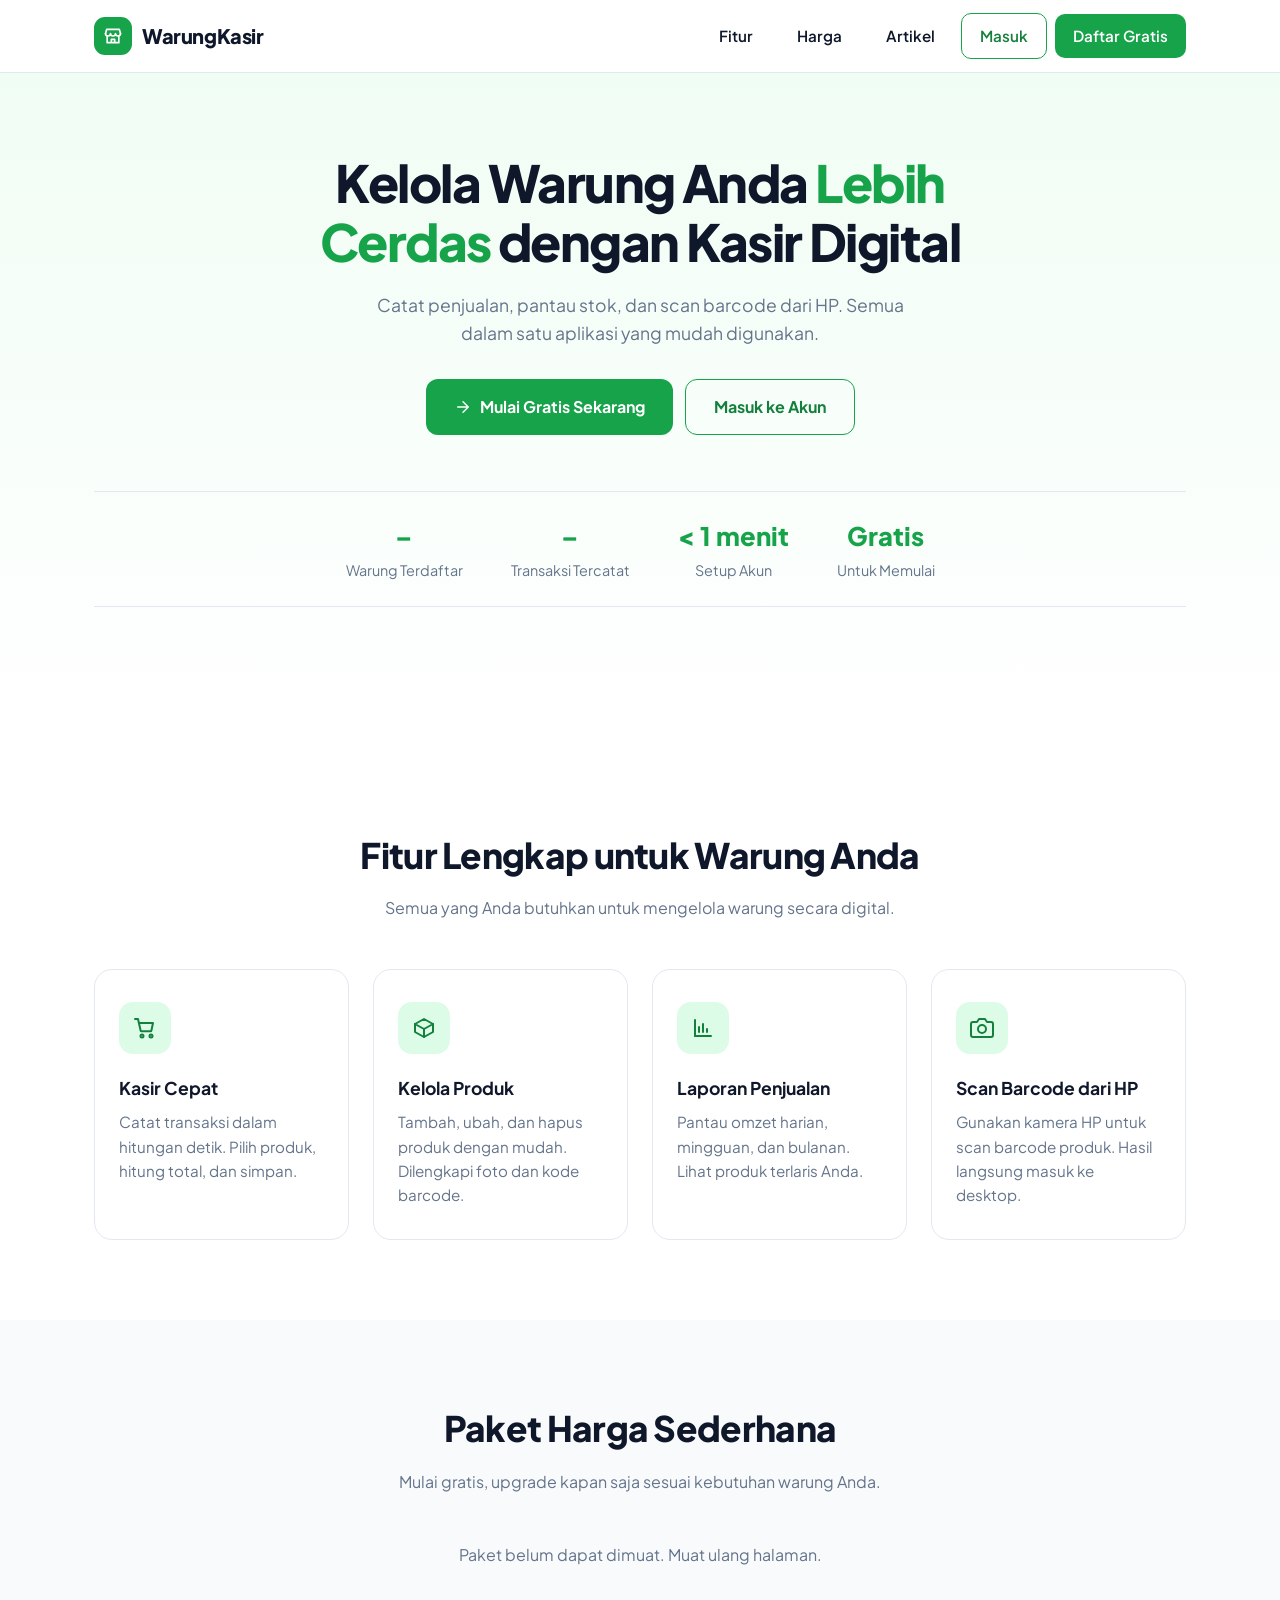
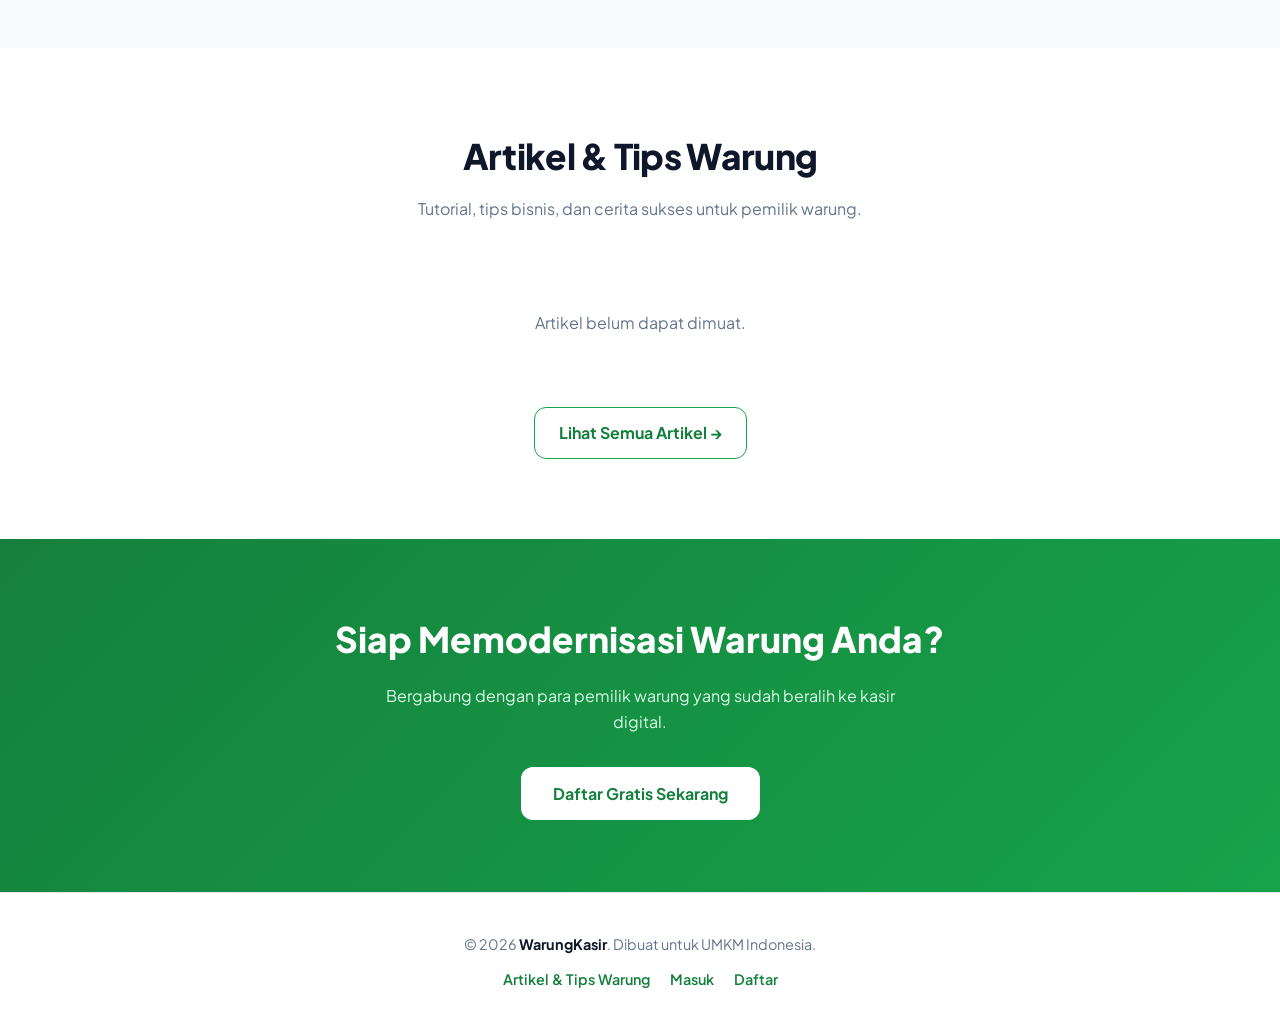
<file: src/index.html>
<!DOCTYPE html>
<html lang="id">
<head>
  <meta charset="UTF-8">
  <meta name="viewport" content="width=device-width, initial-scale=1">
  <title>WarungKasir - Kasir Digital untuk Warung dan UMKM</title>
  <link rel="preconnect" href="https://fonts.googleapis.com">
  <link rel="preconnect" href="https://fonts.gstatic.com" crossorigin>
  <link href="https://fonts.googleapis.com/css2?family=Plus+Jakarta+Sans:wght@400;500;600;700;800&display=swap" rel="stylesheet">
  <style>
    :root {
      --g: #16A34A;
      --gd: #15803D;
      --gl: #DCFCE7;
      --bg: #F8FAFC;
      --tx: #0F172A;
      --mu: #64748B;
      --bd: #E2E8F0;
    }
    * { box-sizing: border-box; margin: 0; padding: 0; }
    body {
      font-family: 'Plus Jakarta Sans', system-ui, -apple-system, sans-serif;
      background: #fff;
      color: var(--tx);
      line-height: 1.6;
    }
    a { text-decoration: none; color: inherit; }
    .container { max-width: 1140px; margin: 0 auto; padding: 0 24px; }

    .nav {
      position: sticky; top: 0; z-index: 50;
      background: rgba(255,255,255,0.9);
      backdrop-filter: blur(12px);
      border-bottom: 1px solid var(--bd);
    }
    .nav-inner {
      display: flex; align-items: center; justify-content: space-between;
      height: 72px;
    }
    .brand {
      display: flex; align-items: center; gap: 10px;
      font-size: 1.25rem; font-weight: 800; letter-spacing: -0.02em;
    }
    .logo {
      width: 38px; height: 38px; border-radius: 11px;
      background: var(--g); display: grid; place-items: center;
    }
    .nav-links { display: flex; align-items: center; gap: 8px; }
    .nav-links a {
      padding: 10px 18px; border-radius: 10px;
      font-weight: 600; font-size: 0.95rem;
    }
    .nav-links a:hover { background: var(--bg); }
    .btn-primary {
      background: var(--g); color: #fff !important;
      padding: 10px 20px; border-radius: 10px;
      font-weight: 700; transition: background 0.15s;
    }
    .btn-primary:hover { background: var(--gd); }
    .btn-ghost {
      border: 1.5px solid var(--g); color: var(--gd) !important;
      padding: 10px 20px; border-radius: 10px;
      font-weight: 700; transition: background 0.15s;
    }
    .btn-ghost:hover { background: var(--gl); }

    .hero {
      padding: 80px 0 60px;
      background: linear-gradient(180deg, #F0FDF4 0%, #fff 100%);
      text-align: center;
    }
    .hero h1 {
      font-size: clamp(2rem, 5vw, 3.2rem);
      font-weight: 800; letter-spacing: -0.03em;
      line-height: 1.15; margin-bottom: 20px;
      max-width: 780px; margin-inline: auto;
    }
    .hero h1 span { color: var(--g); }
    .hero p {
      font-size: 1.1rem; color: var(--mu);
      max-width: 580px; margin: 0 auto 32px;
    }
    .hero-btns {
      display: flex; gap: 12px; justify-content: center;
      flex-wrap: wrap; margin-bottom: 56px;
    }
    .hero-btns a {
      padding: 14px 28px; border-radius: 12px;
      font-weight: 700; font-size: 1rem;
      display: inline-flex; align-items: center; gap: 8px;
    }

    .stats-bar {
      display: flex; justify-content: center; gap: 48px;
      flex-wrap: wrap; padding: 24px 0;
      border-top: 1px solid var(--bd);
      border-bottom: 1px solid var(--bd);
      margin-bottom: 80px;
    }
    .stats-bar div { text-align: center; }
    .stats-bar b { display: block; font-size: 1.6rem; font-weight: 800; color: var(--g); }
    .stats-bar span { color: var(--mu); font-size: 0.9rem; }

    .section { padding: 80px 0; }
    .section-head { text-align: center; margin-bottom: 48px; }
    .section-head h2 {
      font-size: clamp(1.6rem, 3.5vw, 2.2rem);
      font-weight: 800; letter-spacing: -0.02em;
      margin-bottom: 12px;
    }
    .section-head p { color: var(--mu); max-width: 540px; margin: 0 auto; }

    .features {
      display: grid;
      grid-template-columns: repeat(auto-fit, minmax(240px, 1fr));
      gap: 24px;
    }
    .feature {
      padding: 32px 24px;
      background: #fff;
      border: 1px solid var(--bd);
      border-radius: 18px;
      transition: transform 0.15s, box-shadow 0.15s;
    }
    .feature:hover {
      transform: translateY(-4px);
      box-shadow: 0 12px 32px rgba(15,23,42,0.08);
    }
    .feature-icon {
      width: 52px; height: 52px; border-radius: 14px;
      background: var(--gl); color: var(--gd);
      display: grid; place-items: center; margin-bottom: 20px;
    }
    .feature h3 { font-size: 1.1rem; font-weight: 700; margin-bottom: 8px; }
    .feature p { color: var(--mu); font-size: 0.95rem; }

    .pricing {
      display: grid;
      grid-template-columns: repeat(auto-fit, minmax(280px, 1fr));
      gap: 24px;
      max-width: 1000px; margin: 0 auto;
    }
    .plan {
      padding: 32px 28px;
      background: #fff;
      border: 1px solid var(--bd);
      border-radius: 20px;
      display: flex; flex-direction: column;
      transition: transform 0.15s, box-shadow 0.15s;
    }
    .plan:hover {
      transform: translateY(-4px);
      box-shadow: 0 12px 32px rgba(15,23,42,0.08);
    }
    .plan.hero-plan {
      border: 2px solid var(--g);
      position: relative;
    }
    .plan.hero-plan::before {
      content: 'Paling Populer';
      position: absolute; top: -13px; left: 50%; transform: translateX(-50%);
      background: var(--g); color: #fff;
      padding: 4px 16px; border-radius: 999px;
      font-size: 0.78rem; font-weight: 700;
    }
    .plan-name { font-size: 1.2rem; font-weight: 800; margin-bottom: 4px; }
    .plan-price { font-size: 2rem; font-weight: 800; letter-spacing: -0.02em; margin-bottom: 4px; }
    .plan-price small { font-size: 0.95rem; font-weight: 500; color: var(--mu); }
    .plan-desc { color: var(--mu); font-size: 0.92rem; margin-bottom: 24px; }
    .plan ul {
      list-style: none; flex: 1; margin-bottom: 28px;
    }
    .plan ul li {
      padding: 8px 0; padding-left: 28px;
      position: relative; color: #334155;
      font-size: 0.92rem;
    }
    .plan ul li::before {
      content: '✓'; position: absolute; left: 0;
      color: var(--g); font-weight: 800;
    }
    .plan a {
      text-align: center; padding: 12px;
      border-radius: 10px; font-weight: 700;
    }

    .artikel-home-grid {
      display: grid;
      grid-template-columns: repeat(auto-fill, minmax(300px, 1fr));
      gap: 24px;
    }
    .artikel-home-card {
      display: flex; flex-direction: column;
      background: #fff;
      border: 1px solid var(--bd);
      border-radius: 18px;
      overflow: hidden;
      text-decoration: none;
      color: inherit;
      transition: transform .15s, box-shadow .15s;
    }
    .artikel-home-card:hover {
      transform: translateY(-4px);
      box-shadow: 0 12px 32px rgba(15,23,42,.08);
    }
    .artikel-home-cover {
      aspect-ratio: 16/9;
      overflow: hidden;
      background: var(--gl);
    }
    .artikel-home-cover img {
      width: 100%; height: 100%; object-fit: cover; display: block;
    }
    .artikel-home-body {
      padding: 22px;
      display: flex; flex-direction: column; gap: 10px;
      flex: 1;
    }
    .artikel-home-cat {
      display: inline-block;
      padding: 3px 10px;
      background: var(--gl);
      color: var(--gd);
      font-size: .75rem;
      font-weight: 700;
      border-radius: 999px;
      align-self: flex-start;
    }
    .artikel-home-body h3 {
      font-size: 1.15rem; font-weight: 700;
      margin: 0; line-height: 1.35; color: var(--tx);
    }
    .artikel-home-body p {
      color: var(--mu); font-size: .92rem;
      margin: 0; flex: 1; line-height: 1.55;
    }
    .artikel-home-body small { color: var(--mu); font-size: .82rem; }
    .artikel-home-empty {
      grid-column: 1/-1; text-align: center;
      color: var(--mu); padding: 40px 20px;
    }
    .artikel-home-more {
      text-align: center; margin-top: 32px;
    }
    .artikel-home-more a {
      display: inline-block;
      padding: 12px 24px;
      border: 1.5px solid var(--g);
      color: var(--gd);
      border-radius: 12px;
      font-weight: 700;
      transition: background .15s;
    }
    .artikel-home-more a:hover { background: var(--gl); }

    .cta {
      padding: 72px 0;
      background: linear-gradient(135deg, var(--gd) 0%, var(--g) 100%);
      text-align: center; color: #fff;
    }
    .cta h2 { font-size: clamp(1.6rem, 3.5vw, 2.2rem); font-weight: 800; margin-bottom: 16px; }
    .cta p { color: #DCFCE7; max-width: 540px; margin: 0 auto 32px; }
    .cta a {
      display: inline-block; padding: 14px 32px;
      background: #fff; color: var(--gd);
      border-radius: 12px; font-weight: 700;
      transition: transform 0.15s;
    }
    .cta a:hover { transform: translateY(-2px); }

    .footer {
      padding: 40px 0; text-align: center;
      color: var(--mu); font-size: 0.9rem;
      border-top: 1px solid var(--bd);
    }
    .footer b { color: var(--tx); }
    .footer .footer-links {
      margin-top: 12px;
      display: flex;
      justify-content: center;
      gap: 20px;
      flex-wrap: wrap;
    }
    .footer .footer-links a {
      color: var(--gd);
      font-weight: 600;
      font-size: 0.9rem;
    }
    .footer .footer-links a:hover { text-decoration: underline; }

    @media (max-width: 640px) {
      .nav-links a:not(.btn-primary):not(.btn-ghost) { display: none; }
      .stats-bar { gap: 24px; }
      .hero { padding: 60px 0 40px; }
    }
  </style>
</head>
<body>

<nav class="nav">
  <div class="container nav-inner">
    <a href="index.html" class="brand">
      <span class="logo">
        <svg width="20" height="20" viewBox="0 0 24 24" fill="none" stroke="#fff" stroke-width="2" stroke-linecap="round" stroke-linejoin="round"><path d="M3 9l1.5-5h15L21 9"/><path d="M3 9a3 3 0 0 0 6 0 3 3 0 0 0 6 0 3 3 0 0 0 6 0"/><path d="M5 12v8h14v-8M10 20v-4h4v4"/></svg>
      </span>
      WarungKasir
    </a>
    <div class="nav-links">
      <a href="#fitur">Fitur</a>
      <a href="#harga">Harga</a>
      <a href="artikel.php">Artikel</a>
      <a href="login.html" class="btn-ghost">Masuk</a>
      <a href="register.html" class="btn-primary">Daftar Gratis</a>
    </div>
  </div>
</nav>

<section class="hero">
  <div class="container">
    <h1>Kelola Warung Anda <span>Lebih Cerdas</span> dengan Kasir Digital</h1>
    <p>Catat penjualan, pantau stok, dan scan barcode dari HP. Semua dalam satu aplikasi yang mudah digunakan.</p>
    <div class="hero-btns">
      <a href="register.html" class="btn-primary">
        <svg width="18" height="18" viewBox="0 0 24 24" fill="none" stroke="currentColor" stroke-width="2" stroke-linecap="round" stroke-linejoin="round"><path d="M5 12h14M12 5l7 7-7 7"/></svg>
        Mulai Gratis Sekarang
      </a>
      <a href="login.html" class="btn-ghost">Masuk ke Akun</a>
    </div>

    <div class="stats-bar">
      <div><b id="stat-warung">–</b><span>Warung Terdaftar</span></div>
      <div><b id="stat-transaksi">–</b><span>Transaksi Tercatat</span></div>
      <div><b>&lt; 1 menit</b><span>Setup Akun</span></div>
      <div><b>Gratis</b><span>Untuk Memulai</span></div>
    </div>
  </div>
</section>

<section class="section" id="fitur">
  <div class="container">
    <div class="section-head">
      <h2>Fitur Lengkap untuk Warung Anda</h2>
      <p>Semua yang Anda butuhkan untuk mengelola warung secara digital.</p>
    </div>
    <div class="features">
      <div class="feature">
        <div class="feature-icon">
          <svg width="24" height="24" viewBox="0 0 24 24" fill="none" stroke="currentColor" stroke-width="2" stroke-linecap="round" stroke-linejoin="round"><circle cx="9" cy="20" r="1.5"/><circle cx="18" cy="20" r="1.5"/><path d="M2 3h3l2.6 11.5a1 1 0 0 0 1 .8h8.8a1 1 0 0 0 1-.8L20 7H6"/></svg>
        </div>
        <h3>Kasir Cepat</h3>
        <p>Catat transaksi dalam hitungan detik. Pilih produk, hitung total, dan simpan.</p>
      </div>
      <div class="feature">
        <div class="feature-icon">
          <svg width="24" height="24" viewBox="0 0 24 24" fill="none" stroke="currentColor" stroke-width="2" stroke-linecap="round" stroke-linejoin="round"><path d="M21 8l-9-5-9 5 9 5 9-5z"/><path d="M3 8v8l9 5 9-5V8"/><path d="M12 13v8"/></svg>
        </div>
        <h3>Kelola Produk</h3>
        <p>Tambah, ubah, dan hapus produk dengan mudah. Dilengkapi foto dan kode barcode.</p>
      </div>
      <div class="feature">
        <div class="feature-icon">
          <svg width="24" height="24" viewBox="0 0 24 24" fill="none" stroke="currentColor" stroke-width="2" stroke-linecap="round" stroke-linejoin="round"><path d="M4 20V4"/><path d="M4 20h16"/><path d="M8 16v-5M12 16V8M16 16v-3"/></svg>
        </div>
        <h3>Laporan Penjualan</h3>
        <p>Pantau omzet harian, mingguan, dan bulanan. Lihat produk terlaris Anda.</p>
      </div>
      <div class="feature">
        <div class="feature-icon">
          <svg width="24" height="24" viewBox="0 0 24 24" fill="none" stroke="currentColor" stroke-width="2" stroke-linecap="round" stroke-linejoin="round"><path d="M23 19a2 2 0 0 1-2 2H3a2 2 0 0 1-2-2V8a2 2 0 0 1 2-2h4l2-3h6l2 3h4a2 2 0 0 1 2 2z"/><circle cx="12" cy="13" r="4"/></svg>
        </div>
        <h3>Scan Barcode dari HP</h3>
        <p>Gunakan kamera HP untuk scan barcode produk. Hasil langsung masuk ke desktop.</p>
      </div>
    </div>
  </div>
</section>

<section class="section" id="harga" style="background: var(--bg);">
  <div class="container">
    <div class="section-head">
      <h2>Paket Harga Sederhana</h2>
      <p>Mulai gratis, upgrade kapan saja sesuai kebutuhan warung Anda.</p>
    </div>
    <div class="pricing" id="pricing"><p style="grid-column:1/-1; text-align:center; color:var(--mu);">Memuat paket…</p></div>
  </div>
</section>

<section class="section" id="artikel" style="background: #fff;">
  <div class="container">
    <div class="section-head">
      <h2>Artikel &amp; Tips Warung</h2>
      <p>Tutorial, tips bisnis, dan cerita sukses untuk pemilik warung.</p>
    </div>
    <div class="artikel-home-grid" id="artikel-terbaru">
      <p class="artikel-home-empty">Memuat artikel…</p>
    </div>
    <div class="artikel-home-more">
      <a href="artikel.php">Lihat Semua Artikel →</a>
    </div>
  </div>
</section>

<section class="cta">
  <div class="container">
    <h2>Siap Memodernisasi Warung Anda?</h2>
    <p>Bergabung dengan para pemilik warung yang sudah beralih ke kasir digital.</p>
    <a href="register.html">Daftar Gratis Sekarang</a>
  </div>
</section>

<footer class="footer">
  <div class="container">
    <p>&copy; 2026 <b>WarungKasir</b>. Dibuat untuk UMKM Indonesia.</p>
    <div class="footer-links">
      <a href="artikel.php">Artikel &amp; Tips Warung</a>
      <a href="login.html">Masuk</a>
      <a href="register.html">Daftar</a>
    </div>
  </div>
</footer>

<script>
(() => {
  const esc = (v) => String(v).replace(/[&<>"']/g, (c) => ({ '&': '&amp;', '<': '&lt;', '>': '&gt;', '"': '&quot;', "'": '&#39;' }[c]));
  const num = (n) => Number(n).toLocaleString('id-ID');
  const TAGLINE = { free: 'Cocok untuk memulai', pro: 'Untuk warung yang berkembang', promax: 'Untuk bisnis yang sudah mapan' };

  function features(p) {
    const hist = p.history_days == null ? 'Riwayat transaksi tidak terbatas'
      : p.history_days === 365 ? 'Riwayat transaksi 1 tahun' : 'Riwayat transaksi ' + num(p.history_days) + ' hari';
    const f = [p.max_products == null ? 'Produk tidak terbatas' : 'Maksimal ' + num(p.max_products) + ' produk', hist, (p.max_accounts == null ? '-' : p.max_accounts) + ' akun pengguna'];
    if (p.price_monthly > 0) f.push('Ekspor laporan ke Excel');
    return f;
  }

  function renderPlans(plans) {
    document.getElementById('pricing').innerHTML = plans.map((p) => {
      const paid = p.price_monthly > 0, pop = p.code === 'pro';
      const price = paid ? 'Rp' + num(p.price_monthly) + '<small>/bulan</small>' : 'Rp0';
      const btn = paid ? (pop ? 'btn-primary' : 'btn-ghost') : 'btn-ghost';
      return '<div class="plan' + (pop ? ' hero-plan' : '') + '">'
        + '<div class="plan-name">' + esc(p.name) + '</div>'
        + '<div class="plan-price">' + price + '</div>'
        + '<div class="plan-desc">' + esc(TAGLINE[p.code] || '') + '</div>'
        + '<ul>' + features(p).map((x) => '<li>' + esc(x) + '</li>').join('') + '</ul>'
        + '<a href="register.html" class="' + btn + '">' + (paid ? 'Pilih ' + esc(p.name) : 'Mulai Gratis') + '</a></div>';
    }).join('');
  }

  async function loadStats() {
    try {
      const r = await fetch('api/stats-publik.php', { cache: 'no-store', headers: { Accept: 'application/json' } });
      if (!r.ok) throw new Error('HTTP ' + r.status);
      const d = await r.json();
      if (Number.isFinite(d.warung)) document.getElementById('stat-warung').textContent = num(d.warung);
      if (Number.isFinite(d.transaksi)) document.getElementById('stat-transaksi').textContent = num(d.transaksi);
      if (Array.isArray(d.plans) && d.plans.length) renderPlans(d.plans);
      else throw new Error('paket kosong');
    } catch (e) {
      document.getElementById('pricing').innerHTML = '<p style="grid-column:1/-1; text-align:center; color:var(--mu);">Paket belum dapat dimuat. Muat ulang halaman.</p>';
    }
  }

  async function loadArtikelTerbaru() {
    const box = document.getElementById('artikel-terbaru');
    if (!box) return;
    try {
      const r = await fetch('api/artikel-publik.php?action=list&page=1', { cache: 'no-store', headers: { Accept: 'application/json' } });
      if (!r.ok) throw new Error();
      const j = await r.json();
      const items = (j.items || []).slice(0, 3);
      if (!items.length) {
        box.innerHTML = '<p class="artikel-home-empty">Belum ada artikel.</p>';
        return;
      }
      box.innerHTML = items.map((a) => `
        <a class="artikel-home-card" href="artikel-detail.php?slug=${encodeURIComponent(a.slug)}">
          <div class="artikel-home-cover">${a.cover_image ? `<img src="${esc(a.cover_image)}" alt="" loading="lazy">` : ''}</div>
          <div class="artikel-home-body">
            ${a.category ? `<span class="artikel-home-cat">${esc(a.category.name)}</span>` : ''}
            <h3>${esc(a.title)}</h3>
            <p>${esc(a.excerpt)}</p>
            <small>${a.views} views</small>
          </div>
        </a>
      `).join('');
    } catch {
      box.innerHTML = '<p class="artikel-home-empty">Artikel belum dapat dimuat.</p>';
    }
  }

  loadStats();
  loadArtikelTerbaru();
})();
</script>

</body>
</html>
</file>
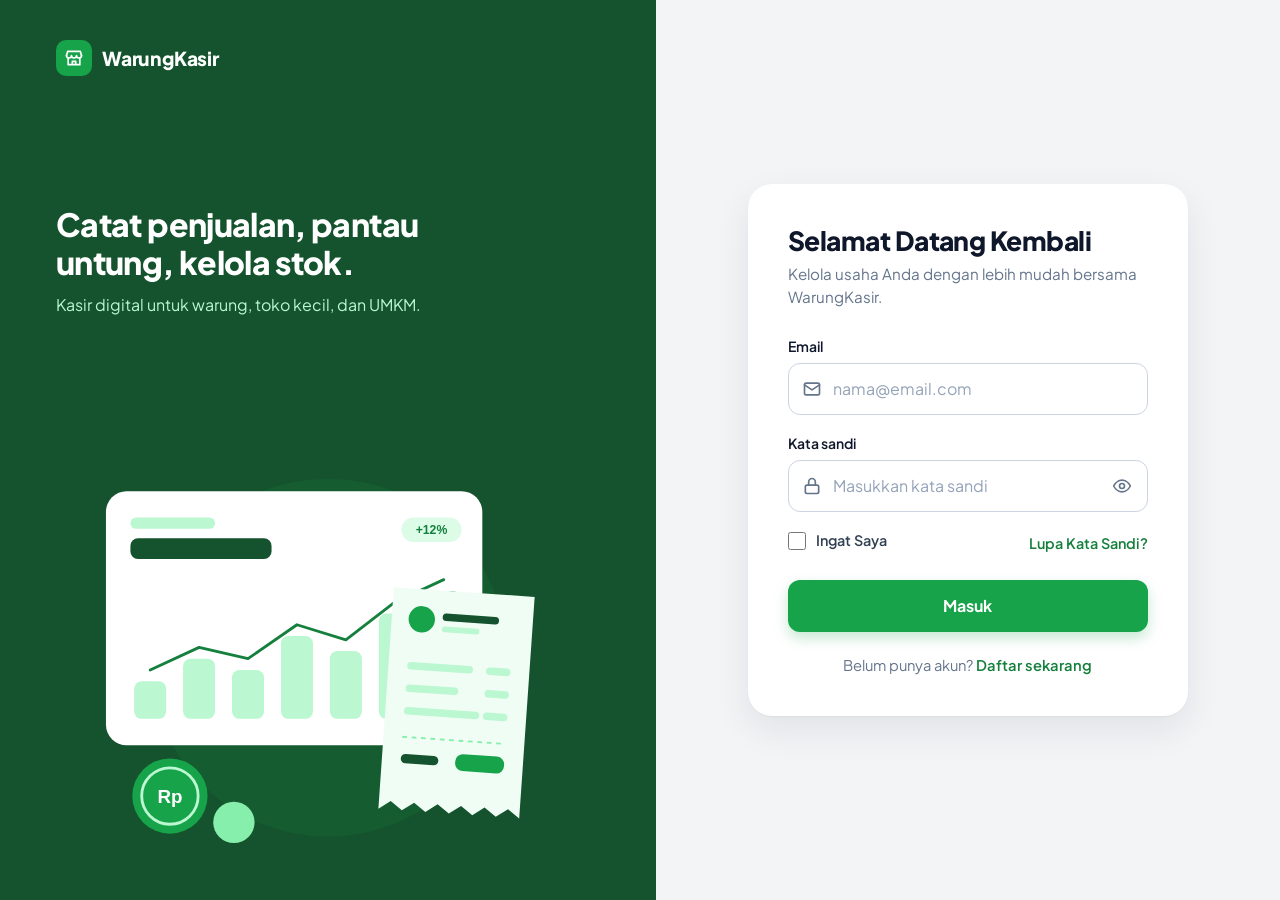
<file: src/login.html>
<!DOCTYPE html>
<html lang="id">
<head>
  <meta charset="UTF-8">
  <meta name="viewport" content="width=device-width, initial-scale=1">
  <title>Masuk - WarungKasir</title>
  <link rel="preconnect" href="https://fonts.googleapis.com">
  <link rel="preconnect" href="https://fonts.gstatic.com" crossorigin>
  <link href="https://fonts.googleapis.com/css2?family=Plus+Jakarta+Sans:wght@400;500;600;700;800&display=swap" rel="stylesheet">
  <link rel="stylesheet" href="css/style.css">
</head>
<body>
<div class="shell">
  <aside class="showcase">
    <a class="brand" href="login.html"><span class="logo" aria-hidden="true"><svg width="20" height="20" viewBox="0 0 24 24" fill="none" stroke="#fff" stroke-width="2" stroke-linecap="round" stroke-linejoin="round"><path d="M3 9l1.5-5h15L21 9"/><path d="M3 9a3 3 0 0 0 6 0 3 3 0 0 0 6 0 3 3 0 0 0 6 0"/><path d="M5 12v8h14v-8M10 20v-4h4v4"/></svg></span><span>WarungKasir</span></a>
    <div class="showcase-copy">
      <h2>Catat penjualan, pantau untung, kelola stok.</h2>
      <p>Kasir digital untuk warung, toko kecil, dan UMKM.</p>
    </div>
    <img src="assets/illustration.svg" alt="Ilustrasi dasbor penjualan dan struk kasir digital">
  </aside>
  <main class="panel">
    <section class="card">
      <a class="brand brand-mobile" href="login.html"><span class="logo" aria-hidden="true"><svg width="20" height="20" viewBox="0 0 24 24" fill="none" stroke="#fff" stroke-width="2" stroke-linecap="round" stroke-linejoin="round"><path d="M3 9l1.5-5h15L21 9"/><path d="M3 9a3 3 0 0 0 6 0 3 3 0 0 0 6 0 3 3 0 0 0 6 0"/><path d="M5 12v8h14v-8M10 20v-4h4v4"/></svg></span><span>WarungKasir</span></a>
      <h1>Selamat Datang Kembali</h1>
      <p class="lead">Kelola usaha Anda dengan lebih mudah bersama WarungKasir.</p>
      <div id="alert" class="alert" role="alert"></div>
      <form id="login-form">
        <div class="field">
          <label for="email">Email</label>
          <div class="control"><span class="ico mail" aria-hidden="true"></span>
            <input id="email" name="email" type="email" placeholder="nama@email.com" autocomplete="email" required></div>
        </div>
        <div class="field">
          <label for="password">Kata sandi</label>
          <div class="control has-toggle"><span class="ico lock" aria-hidden="true"></span>
            <input id="password" name="password" type="password" placeholder="Masukkan kata sandi" autocomplete="current-password" required>
            <button type="button" class="toggle" aria-label="Tampilkan kata sandi" aria-pressed="false"><span class="ico eye" aria-hidden="true"></span></button></div>
        </div>
        <div class="row">
          <label class="check"><input type="checkbox" name="remember"><span>Ingat Saya</span></label>
          <a href="lupa-sandi.html">Lupa Kata Sandi?</a>
        </div>
        <button class="btn" type="submit">Masuk</button>
      </form>
      <p class="switch">Belum punya akun? <a href="register.html">Daftar sekarang</a></p>
    </section>
  </main>
</div>
<script src="js/main.js"></script>
</body>
</html>
</file>
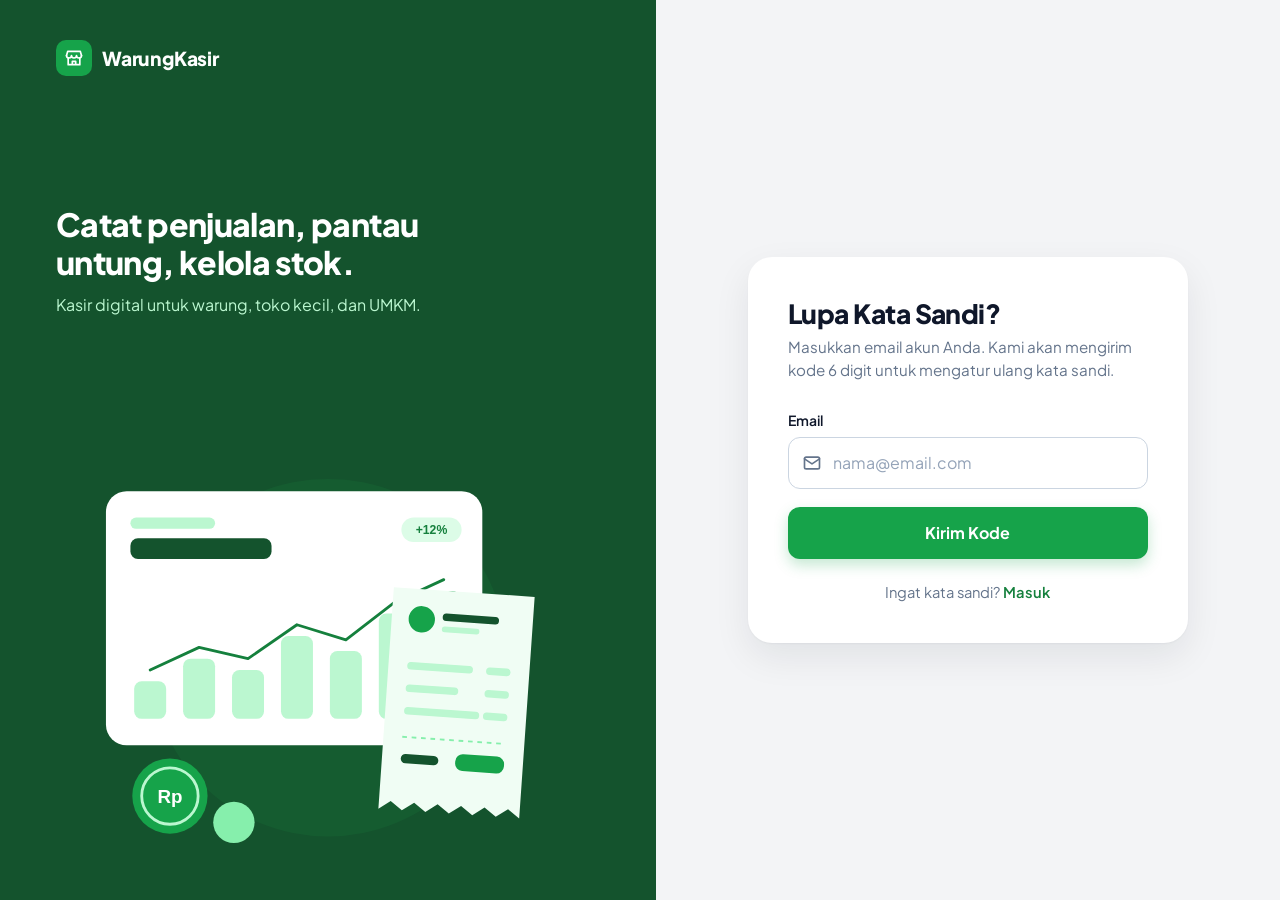
<file: src/lupa-sandi.html>
<!DOCTYPE html>
<html lang="id">
<head>
  <meta charset="UTF-8">
  <meta name="viewport" content="width=device-width, initial-scale=1">
  <title>Lupa Kata Sandi - WarungKasir</title>
  <link rel="preconnect" href="https://fonts.googleapis.com">
  <link rel="preconnect" href="https://fonts.gstatic.com" crossorigin>
  <link href="https://fonts.googleapis.com/css2?family=Plus+Jakarta+Sans:wght@400;500;600;700;800&display=swap" rel="stylesheet">
  <link rel="stylesheet" href="css/style.css">
  <style>
    .step[hidden]{display:none}
    .otp-boxes{display:grid;grid-template-columns:repeat(6,minmax(0,1fr));gap:10px;margin:0 0 22px}
    .otp-boxes input[type=text]{
      width:100%;min-width:0;height:54px;margin:0;padding:0;
      text-align:center;font:inherit;font-size:1.4rem;font-weight:700;color:var(--ink);
      background:#fff;border:1.5px solid var(--gray300);border-radius:12px;
      transition:border-color .15s,box-shadow .15s;
    }
    .otp-boxes input[type=text]:hover{border-color:#94a3b8}
    .otp-boxes input[type=text]:focus{outline:none;border-color:var(--g600);box-shadow:0 0 0 4px rgba(22,163,74,.15)}
    .otp-boxes input[type=text].filled{border-color:var(--g600)}
    .otp-boxes.error input[type=text]{border-color:#dc2626;animation:otp-shake .3s}
    @keyframes otp-shake{25%{transform:translateX(-4px)}75%{transform:translateX(4px)}}
    .otp-target{font-weight:700;color:var(--ink);word-break:break-all}
    .resend{margin:18px 0 0;text-align:center;font-size:.92rem;color:var(--gray500)}
    .resend button{background:none;border:0;padding:0;font:inherit;font-weight:600;color:var(--g700);cursor:pointer}
    .resend button:hover:not(:disabled){text-decoration:underline}
    .resend button:disabled{color:var(--gray500);opacity:.8;cursor:not-allowed}
    @media (max-width:420px){.otp-boxes{gap:6px}.otp-boxes input[type=text]{height:48px;font-size:1.2rem;border-radius:10px}}
  </style>
</head>
<body>
<div class="shell">
  <aside class="showcase">
    <a class="brand" href="login.html"><span class="logo" aria-hidden="true"><svg width="20" height="20" viewBox="0 0 24 24" fill="none" stroke="#fff" stroke-width="2" stroke-linecap="round" stroke-linejoin="round"><path d="M3 9l1.5-5h15L21 9"/><path d="M3 9a3 3 0 0 0 6 0 3 3 0 0 0 6 0 3 3 0 0 0 6 0"/><path d="M5 12v8h14v-8M10 20v-4h4v4"/></svg></span><span>WarungKasir</span></a>
    <div class="showcase-copy">
      <h2>Catat penjualan, pantau untung, kelola stok.</h2>
      <p>Kasir digital untuk warung, toko kecil, dan UMKM.</p>
    </div>
    <img src="assets/illustration.svg" alt="Ilustrasi dasbor penjualan dan struk kasir digital">
  </aside>
  <main class="panel">
    <section class="card">
      <a class="brand brand-mobile" href="login.html"><span class="logo" aria-hidden="true"><svg width="20" height="20" viewBox="0 0 24 24" fill="none" stroke="#fff" stroke-width="2" stroke-linecap="round" stroke-linejoin="round"><path d="M3 9l1.5-5h15L21 9"/><path d="M3 9a3 3 0 0 0 6 0 3 3 0 0 0 6 0 3 3 0 0 0 6 0"/><path d="M5 12v8h14v-8M10 20v-4h4v4"/></svg></span><span>WarungKasir</span></a>

      <div id="alert" class="alert" role="alert"></div>

      <!-- Langkah 1: masukkan email -->
      <div class="step" id="step1">
        <h1>Lupa Kata Sandi?</h1>
        <p class="lead">Masukkan email akun Anda. Kami akan mengirim kode 6 digit untuk mengatur ulang kata sandi.</p>
        <form id="email-form" novalidate>
          <div class="field">
            <label for="email">Email</label>
            <div class="control"><span class="ico mail" aria-hidden="true"></span>
              <input id="email" name="email" type="email" placeholder="nama@email.com" autocomplete="email" required></div>
          </div>
          <button class="btn" type="submit">Kirim Kode</button>
        </form>
        <p class="switch">Ingat kata sandi? <a href="login.html">Masuk</a></p>
      </div>

      <!-- Langkah 2: kode + kata sandi baru -->
      <div class="step" id="step2" hidden>
        <h1>Atur Kata Sandi Baru</h1>
        <p class="lead">Kami telah mengirim kode 6 digit ke <span class="otp-target" id="target"></span>. Jika email belum muncul di kotak masuk, periksa juga folder Spam atau Promosi.</p>
        <form id="reset-form" novalidate>
          <label>Kode OTP</label>
          <div class="otp-boxes" id="boxes" role="group" aria-label="Kode OTP 6 digit">
            <input type="text" inputmode="numeric" maxlength="1" autocomplete="one-time-code" aria-label="Digit 1">
            <input type="text" inputmode="numeric" maxlength="1" aria-label="Digit 2">
            <input type="text" inputmode="numeric" maxlength="1" aria-label="Digit 3">
            <input type="text" inputmode="numeric" maxlength="1" aria-label="Digit 4">
            <input type="text" inputmode="numeric" maxlength="1" aria-label="Digit 5">
            <input type="text" inputmode="numeric" maxlength="1" aria-label="Digit 6">
          </div>
          <div class="field">
            <label for="password">Kata sandi baru</label>
            <div class="control has-toggle"><span class="ico lock" aria-hidden="true"></span>
              <input id="password" name="password" type="password" placeholder="Minimal 8 karakter" autocomplete="new-password" minlength="8" required>
              <button type="button" class="toggle" aria-label="Tampilkan kata sandi" aria-pressed="false"><span class="ico eye" aria-hidden="true"></span></button></div>
          </div>
          <div class="field">
            <label for="confirm">Konfirmasi kata sandi</label>
            <div class="control has-toggle"><span class="ico lock" aria-hidden="true"></span>
              <input id="confirm" name="confirm" type="password" placeholder="Ulangi kata sandi" autocomplete="new-password" required>
              <button type="button" class="toggle" aria-label="Tampilkan kata sandi" aria-pressed="false"><span class="ico eye" aria-hidden="true"></span></button></div>
          </div>
          <button class="btn" type="submit">Simpan Kata Sandi</button>
        </form>
        <p class="resend">Belum menerima kode?
          <button type="button" id="resend" disabled>Kirim ulang (<span id="count">60</span>s)</button>
        </p>
        <p class="switch">Salah email? <a href="lupa-sandi.html">Ganti email</a></p>
      </div>
    </section>
  </main>
</div>

<script src="js/main.js"></script>
<script>
// Memakai $, post(), showAlert() dari js/main.js
(function () {
  var COOLDOWN = 60, LENGTH = 6, email = '';
  var step1 = $('step1'), step2 = $('step2');
  var emailForm = $('email-form'), resetForm = $('reset-form');
  var boxes = Array.prototype.slice.call(document.querySelectorAll('#boxes input'));
  var wrap = $('boxes'), resendBtn = $('resend');

  function clearMsg() { alertBox.className = 'alert'; wrap.classList.remove('error'); }
  function code() { return boxes.map(function (b) { return b.value; }).join(''); }
  function resetBoxes() { boxes.forEach(function (b) { b.value = ''; b.classList.remove('filled'); }); boxes[0].focus(); }
  function busy(btn, on, label) { btn.disabled = on; if (label) btn.textContent = on ? 'Memproses…' : label; }
  function errText(r, fallback) {
    var e = r.body.errors ? Object.values(r.body.errors).join(' ') : '';
    return e || r.body.message || fallback;
  }

  var timer;
  function startCooldown() {
    var left = COOLDOWN;
    resendBtn.disabled = true;
    resendBtn.innerHTML = 'Kirim ulang (<span id="count">' + left + '</span>s)';
    clearInterval(timer);
    timer = setInterval(function () {
      left--;
      if (left <= 0) { clearInterval(timer); resendBtn.disabled = false; resendBtn.textContent = 'Kirim ulang'; return; }
      $('count').textContent = left;
    }, 1000);
  }

  function goStep2() {
    step1.hidden = true; step2.hidden = false;
    $('target').textContent = email;
    startCooldown();
    boxes[0].focus();
  }

  // Langkah 1: minta kode
  emailForm.addEventListener('submit', function (e) {
    e.preventDefault();
    var btn = emailForm.querySelector('.btn');
    if (btn.disabled) return;
    email = emailForm.email.value.trim().toLowerCase();
    clearMsg();
    busy(btn, true, 'Kirim Kode');
    post('api/forgot-password.php', { email: email }).then(function (r) {
      busy(btn, false, 'Kirim Kode');
      if (r.ok) { showAlert('success', 'Jika email terdaftar, kode reset telah dikirim.'); goStep2(); }
      else showAlert('error', errText(r, 'Terjadi kesalahan. Coba lagi.'));
    }).catch(function () {
      busy(btn, false, 'Kirim Kode');
      showAlert('error', 'Tidak dapat terhubung ke server. Periksa koneksi Anda.');
    });
  });

  // Kirim ulang kode
  resendBtn.addEventListener('click', function () {
    resendBtn.disabled = true;
    post('api/forgot-password.php', { email: email }).then(function (r) {
      if (r.ok) { showAlert('success', 'Kode baru telah dikirim bila email terdaftar.'); resetBoxes(); startCooldown(); }
      else { showAlert('error', errText(r, 'Gagal mengirim ulang kode.')); resendBtn.disabled = false; }
    }).catch(function () {
      showAlert('error', 'Tidak dapat terhubung ke server. Periksa koneksi Anda.');
      resendBtn.disabled = false;
    });
  });

  // Kotak OTP
  boxes.forEach(function (box, i) {
    box.addEventListener('input', function () {
      box.value = box.value.replace(/\D/g, '').slice(-1);
      box.classList.toggle('filled', !!box.value);
      clearMsg();
      if (box.value && i < LENGTH - 1) boxes[i + 1].focus();
      else if (box.value && i === LENGTH - 1) $('password').focus();
    });
    box.addEventListener('keydown', function (e) {
      if (e.key === 'Backspace' && !box.value && i > 0) { boxes[i - 1].value = ''; boxes[i - 1].classList.remove('filled'); boxes[i - 1].focus(); }
      else if (e.key === 'ArrowLeft' && i > 0) boxes[i - 1].focus();
      else if (e.key === 'ArrowRight' && i < LENGTH - 1) boxes[i + 1].focus();
    });
    box.addEventListener('focus', function () { box.select(); });
    box.addEventListener('paste', function (e) {
      e.preventDefault();
      var d = (e.clipboardData || window.clipboardData).getData('text').replace(/\D/g, '').slice(0, LENGTH);
      if (!d) return;
      d.split('').forEach(function (c, k) { boxes[k].value = c; boxes[k].classList.add('filled'); });
      if (d.length === LENGTH) $('password').focus(); else boxes[d.length].focus();
    });
  });

  // Langkah 2: simpan kata sandi baru
  resetForm.addEventListener('submit', function (e) {
    e.preventDefault();
    var btn = resetForm.querySelector('.btn');
    if (btn.disabled) return;
    if (code().length < LENGTH) { wrap.classList.add('error'); showAlert('error', 'Masukkan 6 digit kode OTP.'); return; }
    if (resetForm.password.value !== resetForm.confirm.value) { showAlert('error', 'Konfirmasi kata sandi tidak sama.'); return; }
    if (resetForm.password.value.length < 8) { showAlert('error', 'Kata sandi minimal 8 karakter.'); return; }

    busy(btn, true, 'Simpan Kata Sandi');
    post('api/reset-password.php', {
      email: email, otp: code(),
      password: resetForm.password.value, confirm: resetForm.confirm.value
    }).then(function (r) {
      if (r.ok && r.body.redirect) {
        showAlert('success', r.body.message || 'Kata sandi berhasil diubah.');
        setTimeout(function () { location.href = r.body.redirect; }, 900);
        return;
      }
      wrap.classList.add('error');
      showAlert('error', errText(r, 'Kode salah atau sudah kedaluwarsa.'));
      busy(btn, false, 'Simpan Kata Sandi');
    }).catch(function () {
      busy(btn, false, 'Simpan Kata Sandi');
      showAlert('error', 'Tidak dapat terhubung ke server. Periksa koneksi Anda.');
    });
  });
})();
</script>
</body>
</html>
</file>
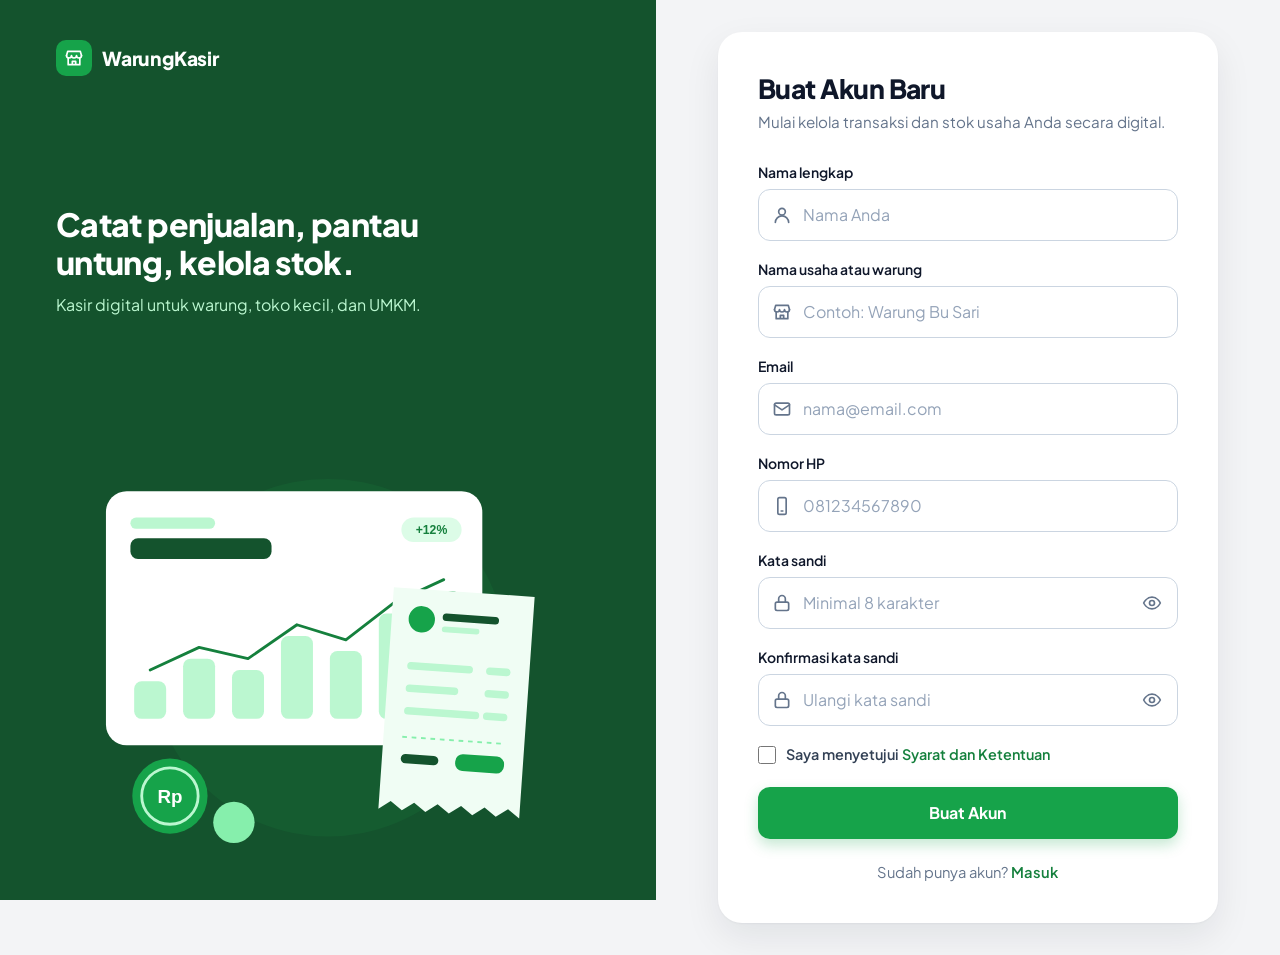
<file: src/otp.html>
<!DOCTYPE html>
<html lang="id">
<head>
  <meta charset="UTF-8">
  <meta name="viewport" content="width=device-width, initial-scale=1">
  <title>Verifikasi Kode OTP - WarungKasir</title>
  <link rel="preconnect" href="https://fonts.googleapis.com">
  <link rel="preconnect" href="https://fonts.gstatic.com" crossorigin>
  <link href="https://fonts.googleapis.com/css2?family=Plus+Jakarta+Sans:wght@400;500;600;700;800&display=swap" rel="stylesheet">
  <link rel="stylesheet" href="css/style.css">
  <style>
    /* Kotak OTP: nilai disamakan dengan input di style.css (radius 12px, border 1.5px, fokus hijau) */
    .otp-boxes{display:grid;grid-template-columns:repeat(6,minmax(0,1fr));gap:10px;margin:0 0 22px}
    .otp-boxes input[type=text]{
      width:100%;min-width:0;height:54px;margin:0;padding:0;       /* timpa padding 44px untuk ikon */
      text-align:center;font:inherit;font-size:1.4rem;font-weight:700;color:var(--ink);
      background:#fff;border:1.5px solid var(--gray300);border-radius:12px;
      transition:border-color .15s,box-shadow .15s;
    }
    .otp-boxes input[type=text]:hover{border-color:#94a3b8}
    .otp-boxes input[type=text]:focus{outline:none;border-color:var(--g600);box-shadow:0 0 0 4px rgba(22,163,74,.15)}
    .otp-boxes input[type=text].filled{border-color:var(--g600)}
    .otp-boxes.error input[type=text]{border-color:#dc2626;animation:otp-shake .3s}
    @keyframes otp-shake{25%{transform:translateX(-4px)}75%{transform:translateX(4px)}}
    .otp-target{font-weight:700;color:var(--ink);word-break:break-all}
    .resend{margin:18px 0 0;text-align:center;font-size:.92rem;color:var(--gray500)}
    .resend button{background:none;border:0;padding:0;font:inherit;font-weight:600;color:var(--g700);cursor:pointer}
    .resend button:hover:not(:disabled){text-decoration:underline}
    .resend button:disabled{color:var(--gray500);opacity:.8;cursor:not-allowed}
    @media (max-width:420px){.otp-boxes{gap:6px}.otp-boxes input[type=text]{height:48px;font-size:1.2rem;border-radius:10px}}
  </style>
</head>
<body>
<div class="shell">
  <aside class="showcase">
    <a class="brand" href="login.html"><span class="logo" aria-hidden="true"><svg width="20" height="20" viewBox="0 0 24 24" fill="none" stroke="#fff" stroke-width="2" stroke-linecap="round" stroke-linejoin="round"><path d="M3 9l1.5-5h15L21 9"/><path d="M3 9a3 3 0 0 0 6 0 3 3 0 0 0 6 0 3 3 0 0 0 6 0"/><path d="M5 12v8h14v-8M10 20v-4h4v4"/></svg></span><span>WarungKasir</span></a>
    <div class="showcase-copy">
      <h2>Catat penjualan, pantau untung, kelola stok.</h2>
      <p>Kasir digital untuk warung, toko kecil, dan UMKM.</p>
    </div>
    <img src="assets/illustration.svg" alt="Ilustrasi dasbor penjualan dan struk kasir digital">
  </aside>
  <main class="panel">
    <section class="card">
      <a class="brand brand-mobile" href="login.html"><span class="logo" aria-hidden="true"><svg width="20" height="20" viewBox="0 0 24 24" fill="none" stroke="#fff" stroke-width="2" stroke-linecap="round" stroke-linejoin="round"><path d="M3 9l1.5-5h15L21 9"/><path d="M3 9a3 3 0 0 0 6 0 3 3 0 0 0 6 0 3 3 0 0 0 6 0"/><path d="M5 12v8h14v-8M10 20v-4h4v4"/></svg></span><span>WarungKasir</span></a>
      <h1>Verifikasi Akun</h1>
      <p class="lead">Kami telah mengirim kode 6 digit ke <span class="otp-target" id="target">email Anda</span>. Masukkan kode tersebut untuk menyelesaikan pendaftaran. Jika email belum muncul di kotak masuk, periksa juga folder Spam.</p>

      <div id="alert" class="alert" role="alert"></div>

      <form id="otp-form" novalidate>
        <div class="otp-boxes" id="boxes" role="group" aria-label="Kode OTP 6 digit">
          <input type="text" inputmode="numeric" maxlength="1" autocomplete="one-time-code" aria-label="Digit 1" autofocus>
          <input type="text" inputmode="numeric" maxlength="1" aria-label="Digit 2">
          <input type="text" inputmode="numeric" maxlength="1" aria-label="Digit 3">
          <input type="text" inputmode="numeric" maxlength="1" aria-label="Digit 4">
          <input type="text" inputmode="numeric" maxlength="1" aria-label="Digit 5">
          <input type="text" inputmode="numeric" maxlength="1" aria-label="Digit 6">
        </div>
        <button class="btn" type="submit" id="submit">Verifikasi</button>
      </form>

      <p class="resend">Belum menerima kode?
        <button type="button" id="resend" disabled>Kirim ulang (<span id="count">60</span>s)</button>
      </p>
      <p class="switch">Salah email? <a href="register.html">Kembali ke pendaftaran</a></p>
    </section>
  </main>
</div>

<script>
(function () {
  var LENGTH = 6, COOLDOWN = 60;
  var $ = function (id) { return document.getElementById(id); };
  var boxes = Array.prototype.slice.call(document.querySelectorAll('#boxes input'));
  var wrap = $('boxes'), form = $('otp-form'), submitBtn = $('submit'), alertBox = $('alert'), resendBtn = $('resend');

  // Email disimpan oleh main.js setelah pendaftaran berhasil
  var email = '';
  try { email = sessionStorage.getItem('pendingEmail') || ''; } catch (e) {}
  if (!email) { location.replace('register.html'); return; }
  $('target').textContent = email;

  function show(type, text) { alertBox.className = 'alert show ' + type; alertBox.textContent = text; }
  function clearMsg() { alertBox.className = 'alert'; wrap.classList.remove('error'); }
  function code() { return boxes.map(function (b) { return b.value; }).join(''); }
  function resetBoxes() { boxes.forEach(function (b) { b.value = ''; b.classList.remove('filled'); }); boxes[0].focus(); }
  function submitForm() { form.requestSubmit ? form.requestSubmit() : submitBtn.click(); }

  function post(url, data) {
    return fetch(url, {
      method: 'POST',
      headers: { 'Content-Type': 'application/json' },
      credentials: 'same-origin',
      body: JSON.stringify(data)
    }).then(function (res) {
      return res.json().catch(function () { return {}; }).then(function (body) { return { ok: res.ok, body: body }; });
    });
  }

  boxes.forEach(function (box, i) {
    box.addEventListener('input', function () {
      box.value = box.value.replace(/\D/g, '').slice(-1);
      box.classList.toggle('filled', !!box.value);
      clearMsg();
      if (box.value && i < LENGTH - 1) boxes[i + 1].focus();
      if (code().length === LENGTH) submitForm();
    });
    box.addEventListener('keydown', function (e) {
      if (e.key === 'Backspace' && !box.value && i > 0) { boxes[i - 1].value = ''; boxes[i - 1].classList.remove('filled'); boxes[i - 1].focus(); }
      else if (e.key === 'ArrowLeft' && i > 0) boxes[i - 1].focus();
      else if (e.key === 'ArrowRight' && i < LENGTH - 1) boxes[i + 1].focus();
    });
    box.addEventListener('focus', function () { box.select(); });
    box.addEventListener('paste', function (e) {
      e.preventDefault();
      var digits = (e.clipboardData || window.clipboardData).getData('text').replace(/\D/g, '').slice(0, LENGTH);
      if (!digits) return;
      digits.split('').forEach(function (d, k) { boxes[k].value = d; boxes[k].classList.add('filled'); });
      boxes[Math.min(digits.length, LENGTH - 1)].focus();
      if (digits.length === LENGTH) submitForm();
    });
  });

  // Hitung mundur kirim ulang
  var timer;
  function startCooldown() {
    var left = COOLDOWN;
    resendBtn.disabled = true;
    resendBtn.innerHTML = 'Kirim ulang (<span id="count">' + left + '</span>s)';
    clearInterval(timer);
    timer = setInterval(function () {
      left--;
      if (left <= 0) { clearInterval(timer); resendBtn.disabled = false; resendBtn.textContent = 'Kirim ulang'; return; }
      $('count').textContent = left;
    }, 1000);
  }
  startCooldown();

  resendBtn.addEventListener('click', function () {
    resendBtn.disabled = true;
    post('api/resend-otp.php', { email: email }).then(function (r) {
      if (r.ok) { show('success', r.body.message || 'Kode baru telah dikirim.'); resetBoxes(); startCooldown(); }
      else { show('error', r.body.message || 'Gagal mengirim ulang kode.'); resendBtn.disabled = false; }
    }).catch(function () {
      show('error', 'Tidak dapat terhubung ke server. Periksa koneksi Anda.');
      resendBtn.disabled = false;
    });
  });

  form.addEventListener('submit', function (e) {
    e.preventDefault();
    if (submitBtn.disabled) return;
    var value = code();
    if (value.length < LENGTH) { wrap.classList.add('error'); show('error', 'Masukkan 6 digit kode OTP.'); return; }

    submitBtn.disabled = true;
    submitBtn.textContent = 'Memverifikasi…';

    post('api/verify-otp.php', { email: email, otp: value }).then(function (r) {
      if (r.ok && r.body.redirect) {
        try { sessionStorage.removeItem('pendingEmail'); } catch (e) {}
        show('success', r.body.message || 'Verifikasi berhasil.');
        setTimeout(function () { location.href = r.body.redirect; }, 900);
        return;
      }
      wrap.classList.add('error');
      show('error', r.body.message || 'Kode OTP salah atau sudah kedaluwarsa.');
      resetBoxes();
      submitBtn.disabled = false; submitBtn.textContent = 'Verifikasi';
    }).catch(function () {
      show('error', 'Tidak dapat terhubung ke server. Periksa koneksi Anda.');
      submitBtn.disabled = false; submitBtn.textContent = 'Verifikasi';
    });
  });
})();
</script>
</body>
</html>
</file>
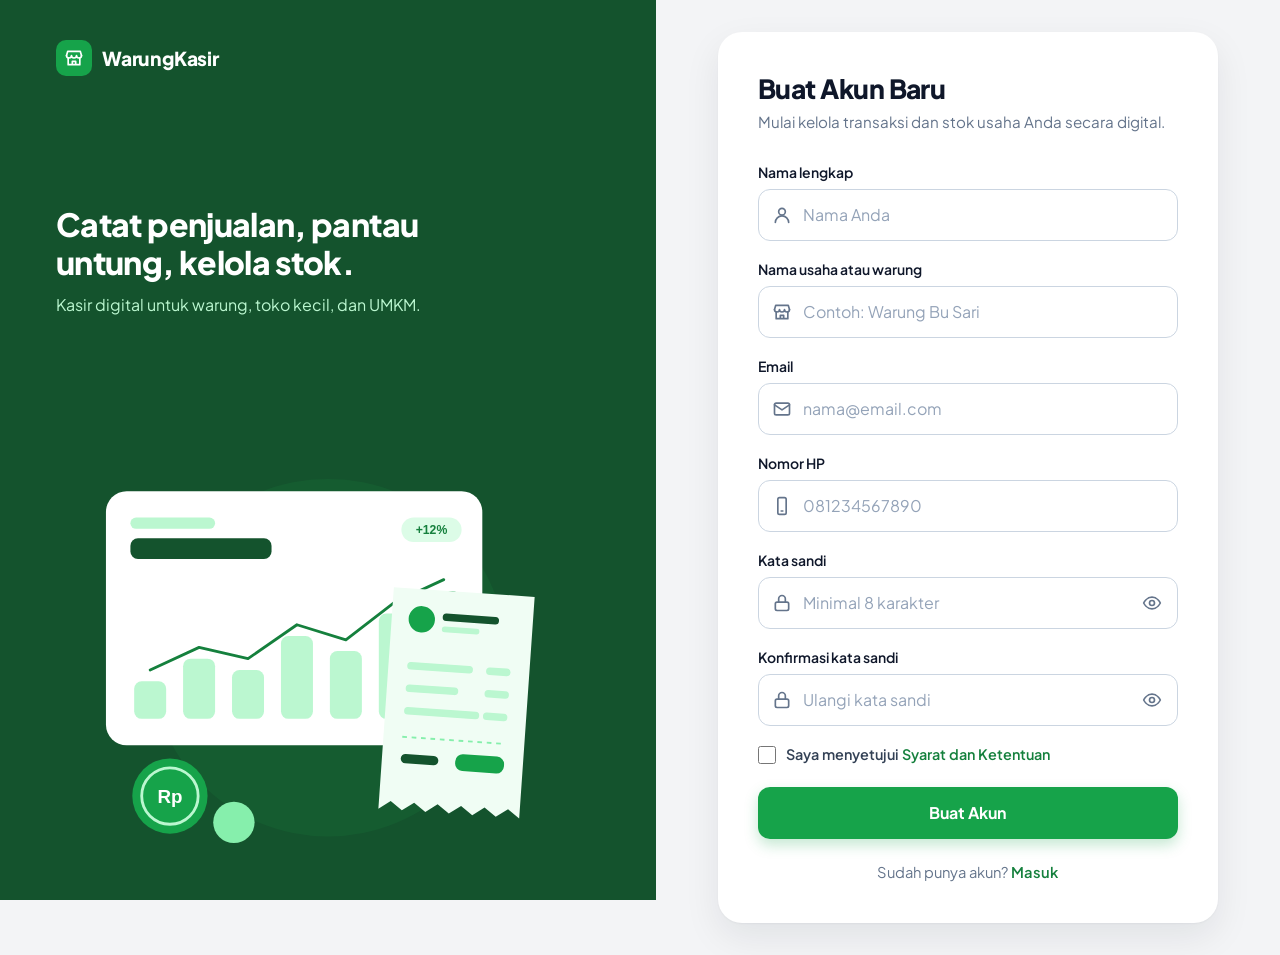
<file: src/register.html>
<!DOCTYPE html>
<html lang="id">
<head>
  <meta charset="UTF-8">
  <meta name="viewport" content="width=device-width, initial-scale=1">
  <title>Buat Akun - WarungKasir</title>
  <link rel="preconnect" href="https://fonts.googleapis.com">
  <link rel="preconnect" href="https://fonts.gstatic.com" crossorigin>
  <link href="https://fonts.googleapis.com/css2?family=Plus+Jakarta+Sans:wght@400;500;600;700;800&display=swap" rel="stylesheet">
  <link rel="stylesheet" href="css/style.css">
</head>
<body>
<div class="shell">
  <aside class="showcase">
    <a class="brand" href="login.html"><span class="logo" aria-hidden="true"><svg width="20" height="20" viewBox="0 0 24 24" fill="none" stroke="#fff" stroke-width="2" stroke-linecap="round" stroke-linejoin="round"><path d="M3 9l1.5-5h15L21 9"/><path d="M3 9a3 3 0 0 0 6 0 3 3 0 0 0 6 0 3 3 0 0 0 6 0"/><path d="M5 12v8h14v-8M10 20v-4h4v4"/></svg></span><span>WarungKasir</span></a>
    <div class="showcase-copy">
      <h2>Catat penjualan, pantau untung, kelola stok.</h2>
      <p>Kasir digital untuk warung, toko kecil, dan UMKM.</p>
    </div>
    <img src="assets/illustration.svg" alt="Ilustrasi dasbor penjualan dan struk kasir digital">
  </aside>
  <main class="panel">
    <section class="card wide">
      <a class="brand brand-mobile" href="login.html"><span class="logo" aria-hidden="true"><svg width="20" height="20" viewBox="0 0 24 24" fill="none" stroke="#fff" stroke-width="2" stroke-linecap="round" stroke-linejoin="round"><path d="M3 9l1.5-5h15L21 9"/><path d="M3 9a3 3 0 0 0 6 0 3 3 0 0 0 6 0 3 3 0 0 0 6 0"/><path d="M5 12v8h14v-8M10 20v-4h4v4"/></svg></span><span>WarungKasir</span></a>
      <h1>Buat Akun Baru</h1>
      <p class="lead">Mulai kelola transaksi dan stok usaha Anda secara digital.</p>
      <div id="alert" class="alert" role="alert"></div>
      <form id="register-form">
        <div class="field">
          <label for="name">Nama lengkap</label>
          <div class="control"><span class="ico user" aria-hidden="true"></span>
            <input id="name" name="name" type="text" placeholder="Nama Anda" autocomplete="name" required></div>
        </div>
        <div class="field">
          <label for="business">Nama usaha atau warung</label>
          <div class="control"><span class="ico store" aria-hidden="true"></span>
            <input id="business" name="business" type="text" placeholder="Contoh: Warung Bu Sari" autocomplete="organization" required></div>
        </div>
        <div class="field">
          <label for="email">Email</label>
          <div class="control"><span class="ico mail" aria-hidden="true"></span>
            <input id="email" name="email" type="email" placeholder="nama@email.com" autocomplete="email" required></div>
        </div>
        <div class="field">
          <label for="phone">Nomor HP</label>
          <div class="control"><span class="ico phone" aria-hidden="true"></span>
            <input id="phone" name="phone" type="tel" inputmode="tel" placeholder="081234567890" autocomplete="tel" required></div>
        </div>
        <div class="field">
          <label for="password">Kata sandi</label>
          <div class="control has-toggle"><span class="ico lock" aria-hidden="true"></span>
            <input id="password" name="password" type="password" placeholder="Minimal 8 karakter" autocomplete="new-password" minlength="8" required>
            <button type="button" class="toggle" aria-label="Tampilkan kata sandi" aria-pressed="false"><span class="ico eye" aria-hidden="true"></span></button></div>
        </div>
        <div class="field">
          <label for="confirm">Konfirmasi kata sandi</label>
          <div class="control has-toggle"><span class="ico lock" aria-hidden="true"></span>
            <input id="confirm" name="confirm" type="password" placeholder="Ulangi kata sandi" autocomplete="new-password" required>
            <button type="button" class="toggle" aria-label="Tampilkan kata sandi" aria-pressed="false"><span class="ico eye" aria-hidden="true"></span></button></div>
        </div>
        <div class="terms">
          <label class="check"><input type="checkbox" name="terms" required>
            <span>Saya menyetujui <a href="#">Syarat dan Ketentuan</a></span></label>
        </div>
        <button class="btn" type="submit">Buat Akun</button>
      </form>
      <p class="switch">Sudah punya akun? <a href="login.html">Masuk</a></p>
    </section>
  </main>
</div>
<script src="js/main.js"></script>
</body>
</html>
</file>
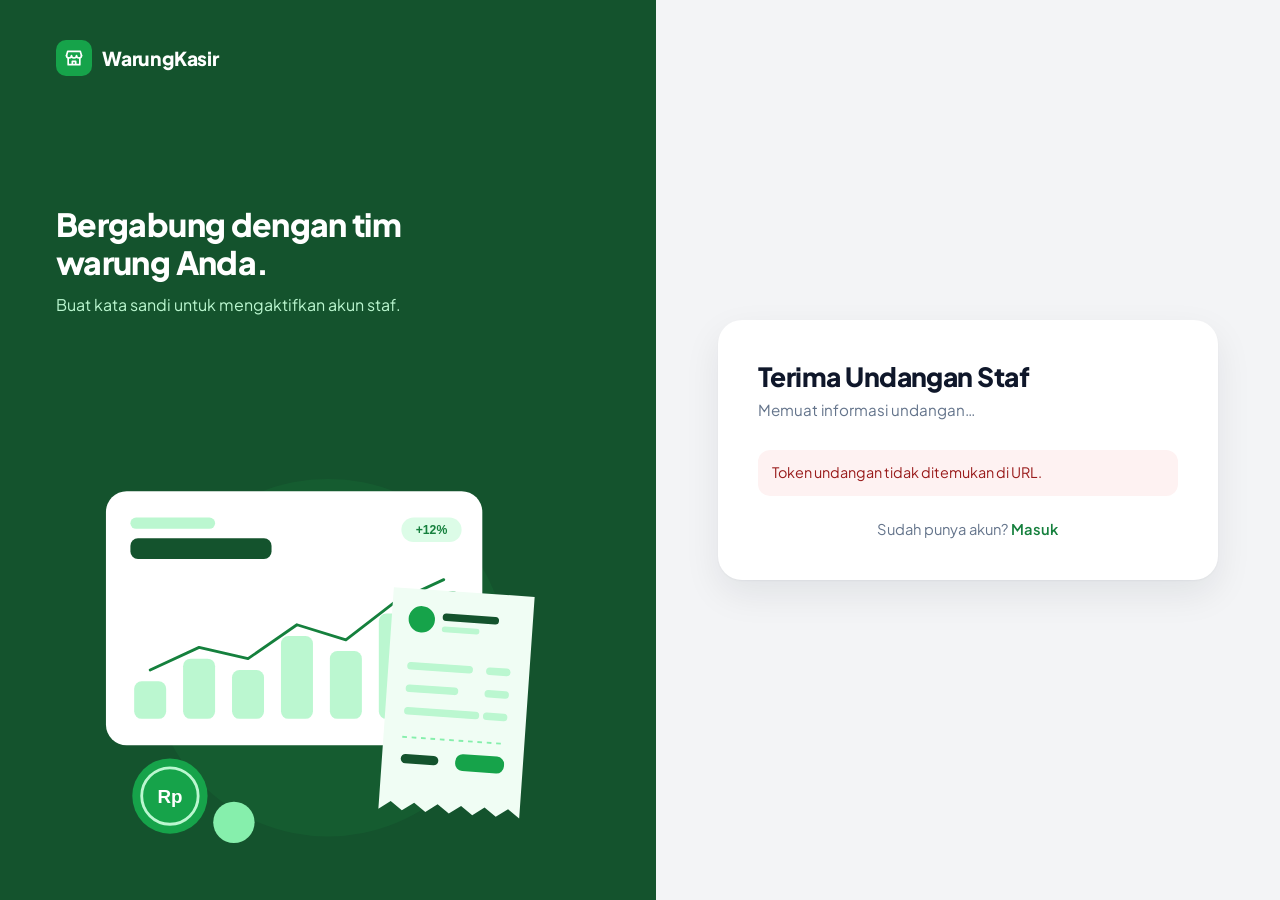
<file: src/terima-undangan.html>
<!DOCTYPE html>
<html lang="id">
<head>
  <meta charset="UTF-8">
  <meta name="viewport" content="width=device-width, initial-scale=1">
  <title>Terima Undangan - WarungKasir</title>
  <link rel="preconnect" href="https://fonts.googleapis.com">
  <link rel="preconnect" href="https://fonts.gstatic.com" crossorigin>
  <link href="https://fonts.googleapis.com/css2?family=Plus+Jakarta+Sans:wght@400;500;600;700;800&display=swap" rel="stylesheet">
  <link rel="stylesheet" href="css/style.css">
</head>
<body>
<div class="shell">
  <aside class="showcase">
    <a class="brand" href="login.html"><span class="logo" aria-hidden="true"><svg width="20" height="20" viewBox="0 0 24 24" fill="none" stroke="#fff" stroke-width="2" stroke-linecap="round" stroke-linejoin="round"><path d="M3 9l1.5-5h15L21 9"/><path d="M3 9a3 3 0 0 0 6 0 3 3 0 0 0 6 0 3 3 0 0 0 6 0"/><path d="M5 12v8h14v-8M10 20v-4h4v4"/></svg></span><span>WarungKasir</span></a>
    <div class="showcase-copy">
      <h2>Bergabung dengan tim warung Anda.</h2>
      <p>Buat kata sandi untuk mengaktifkan akun staf.</p>
    </div>
    <img src="assets/illustration.svg" alt="Ilustrasi dasbor penjualan dan struk kasir digital">
  </aside>
  <main class="panel">
    <section class="card wide">
      <a class="brand brand-mobile" href="login.html"><span class="logo" aria-hidden="true"><svg width="20" height="20" viewBox="0 0 24 24" fill="none" stroke="#fff" stroke-width="2" stroke-linecap="round" stroke-linejoin="round"><path d="M3 9l1.5-5h15L21 9"/><path d="M3 9a3 3 0 0 0 6 0 3 3 0 0 0 6 0 3 3 0 0 0 6 0"/><path d="M5 12v8h14v-8M10 20v-4h4v4"/></svg></span><span>WarungKasir</span></a>
      <h1>Terima Undangan Staf</h1>
      <p class="lead" id="invite-info">Memuat informasi undangan…</p>
      <div id="alert" class="alert" role="alert"></div>

      <form id="accept-form" novalidate hidden>
        <div class="field">
          <label for="name">Nama lengkap</label>
          <div class="control"><span class="ico user" aria-hidden="true"></span>
            <input id="name" name="full_name" type="text" placeholder="Nama Anda" autocomplete="name" required></div>
        </div>
        <div class="field">
          <label for="phone">Nomor HP</label>
          <div class="control"><span class="ico phone" aria-hidden="true"></span>
            <input id="phone" name="phone" type="tel" inputmode="tel" placeholder="081234567890" autocomplete="tel" required></div>
        </div>
        <div class="field">
          <label for="password">Kata sandi</label>
          <div class="control has-toggle"><span class="ico lock" aria-hidden="true"></span>
            <input id="password" name="password" type="password" placeholder="Minimal 8 karakter" autocomplete="new-password" minlength="8" required>
            <button type="button" class="toggle" aria-label="Tampilkan kata sandi" aria-pressed="false"><span class="ico eye" aria-hidden="true"></span></button></div>
        </div>
        <div class="field">
          <label for="confirm">Konfirmasi kata sandi</label>
          <div class="control has-toggle"><span class="ico lock" aria-hidden="true"></span>
            <input id="confirm" name="confirm" type="password" placeholder="Ulangi kata sandi" autocomplete="new-password" required>
            <button type="button" class="toggle" aria-label="Tampilkan kata sandi" aria-pressed="false"><span class="ico eye" aria-hidden="true"></span></button></div>
        </div>
        <button class="btn" type="submit">Aktifkan Akun</button>
      </form>
      <p class="switch">Sudah punya akun? <a href="login.html">Masuk</a></p>
    </section>
  </main>
</div>
<script src="js/main.js"></script>
<script>
(function () {
  const token = new URLSearchParams(location.search).get('token') || '';
  const alertBox = document.getElementById('alert');
  const info = document.getElementById('invite-info');
  const form = document.getElementById('accept-form');

  function show(type, msg) { alertBox.className = 'alert show ' + type; alertBox.textContent = msg; }

  async function post(url, data) {
    const res = await fetch(url, { method: 'POST', headers: { 'Content-Type': 'application/json' }, credentials: 'same-origin', body: JSON.stringify(data) });
    let body = {};
    try { body = await res.json(); } catch {}
    return { ok: res.ok, body };
  }

  if (!token) { show('error', 'Token undangan tidak ditemukan di URL.'); return; }

  fetch('api/team-accept.php?token=' + encodeURIComponent(token), { credentials: 'same-origin', cache: 'no-store' })
    .then(r => r.json().then(j => ({ ok: r.ok, body: j })))
    .then(({ ok, body }) => {
      if (!ok) { show('error', body.message || 'Undangan tidak valid.'); return; }
      info.innerHTML = 'Anda diundang sebagai <b>' + (body.role === 'admin' ? 'Admin' : 'Kasir') + '</b> di warung <b>' + body.business_name + '</b>. Email: <b>' + body.email + '</b>.';
      form.hidden = false;
    })
    .catch(() => show('error', 'Tidak dapat memuat undangan.'));

  const pw = document.getElementById('password'), cf = document.getElementById('confirm');
  const check = () => cf.setCustomValidity(cf.value && cf.value !== pw.value ? 'Kata sandi tidak sama.' : '');
  pw.addEventListener('input', check); cf.addEventListener('input', check);

  form.addEventListener('submit', async (e) => {
    e.preventDefault();
    const btn = form.querySelector('button[type=submit]');
    if (btn.disabled) return;
    btn.disabled = true; btn.textContent = 'Memproses…';
    try {
      const { ok, body } = await post('api/team-accept.php', {
        token,
        full_name: form.full_name.value,
        phone: form.phone.value,
        password: form.password.value,
        confirm: form.confirm.value,
      });
      if (ok && body.redirect) { show('success', body.message || 'Berhasil.'); setTimeout(() => location.href = body.redirect, 800); return; }
      const errs = body.errors || {};
      Object.keys(errs).forEach(k => form.elements[k] && form.elements[k].setAttribute('aria-invalid', 'true'));
      show('error', Object.values(errs).join(' ') || body.message || 'Gagal mengaktifkan akun.');
    } catch { show('error', 'Tidak dapat terhubung ke server.'); }
    btn.disabled = false; btn.textContent = 'Aktifkan Akun';
  });
})();
</script>
</body>
</html>
</file>
<file: src/css/style.css>
:root{--g900:#14532d;--g700:#15803d;--g600:#16a34a;--g100:#dcfce7;--gray100:#f3f4f6;--gray300:#cbd5e1;--gray500:#64748b;--ink:#0f172a}
*{box-sizing:border-box}
body{margin:0;font-family:"Plus Jakarta Sans",system-ui,-apple-system,"Segoe UI",Roboto,sans-serif;color:var(--ink);background:var(--gray100);line-height:1.5;-webkit-text-size-adjust:100%}
a{color:var(--g700);font-weight:600;text-decoration:none}
a:hover{text-decoration:underline}
a:focus-visible,button:focus-visible{outline:3px solid rgba(22,163,74,.4);outline-offset:2px;border-radius:6px}

.shell{display:grid;grid-template-columns:minmax(0,1.05fr) minmax(0,1fr);min-height:100vh}

/* Sisi kiri */
.showcase{position:sticky;top:0;height:100vh;background:var(--g900);color:#fff;display:flex;flex-direction:column;justify-content:space-between;gap:24px;padding:40px 56px;overflow:hidden}
.showcase-copy h2{margin:0 0 12px;font-size:clamp(1.7rem,2.5vw,2.35rem);line-height:1.2;font-weight:800;letter-spacing:-.02em;max-width:17ch}
.showcase-copy p{margin:0;color:#bbf7d0;max-width:40ch}
.showcase img{display:block;width:100%;max-width:500px;max-height:46vh;height:auto;align-self:center}

.brand{display:inline-flex;align-items:center;gap:10px;font-size:1.2rem;font-weight:800;letter-spacing:-.01em;color:inherit}
.brand:hover{text-decoration:none}
.logo{width:36px;height:36px;border-radius:10px;background:var(--g600);display:grid;place-items:center;flex:none}
.brand-mobile{display:none;color:var(--g700);margin-bottom:24px}

/* Sisi kanan */
.panel{display:flex;align-items:center;justify-content:center;padding:32px 24px}
.card{width:100%;max-width:440px;background:#fff;border-radius:24px;padding:40px;box-shadow:0 1px 2px rgba(15,23,42,.04),0 14px 36px rgba(15,23,42,.08)}
.card.wide{max-width:500px}
h1{margin:0 0 6px;font-size:1.65rem;line-height:1.25;font-weight:800;letter-spacing:-.02em}
.lead{margin:0 0 28px;color:var(--gray500);font-size:.95rem}

.field{margin-bottom:18px}
label{display:block;margin-bottom:6px;font-size:.875rem;font-weight:600}
.control{position:relative}
input[type=text],input[type=email],input[type=tel],input[type=password]{width:100%;padding:13px 14px 13px 44px;font:inherit;font-size:1rem;color:var(--ink);background:#fff;border:1.5px solid var(--gray300);border-radius:12px;transition:border-color .15s,box-shadow .15s}
input::placeholder{color:#94a3b8}
input:hover{border-color:#94a3b8}
input:focus{outline:none;border-color:var(--g600);box-shadow:0 0 0 4px rgba(22,163,74,.15)}
.control.has-toggle input{padding-right:52px}

/* Ikon (mask) mengikuti warna: abu-abu, hijau saat kolom aktif */
.ico{position:absolute;left:14px;top:50%;width:20px;height:20px;transform:translateY(-50%);background-color:currentColor;color:var(--gray500);pointer-events:none;transition:color .15s;-webkit-mask:var(--m) center/contain no-repeat;mask:var(--m) center/contain no-repeat}
.control:focus-within .ico{color:var(--g600)}
.mail{--m:url("data:image/svg+xml,%3Csvg xmlns='http://www.w3.org/2000/svg' viewBox='0 0 24 24' fill='none' stroke='black' stroke-width='2' stroke-linecap='round' stroke-linejoin='round'%3E%3Crect x='3' y='5' width='18' height='14' rx='2'/%3E%3Cpath d='m3 7 9 6 9-6'/%3E%3C/svg%3E")}
.lock{--m:url("data:image/svg+xml,%3Csvg xmlns='http://www.w3.org/2000/svg' viewBox='0 0 24 24' fill='none' stroke='black' stroke-width='2' stroke-linecap='round' stroke-linejoin='round'%3E%3Crect x='4' y='11' width='16' height='10' rx='2'/%3E%3Cpath d='M8 11V7a4 4 0 0 1 8 0v4'/%3E%3C/svg%3E")}
.user{--m:url("data:image/svg+xml,%3Csvg xmlns='http://www.w3.org/2000/svg' viewBox='0 0 24 24' fill='none' stroke='black' stroke-width='2' stroke-linecap='round' stroke-linejoin='round'%3E%3Ccircle cx='12' cy='8' r='4'/%3E%3Cpath d='M4 21a8 8 0 0 1 16 0'/%3E%3C/svg%3E")}
.store{--m:url("data:image/svg+xml,%3Csvg xmlns='http://www.w3.org/2000/svg' viewBox='0 0 24 24' fill='none' stroke='black' stroke-width='2' stroke-linecap='round' stroke-linejoin='round'%3E%3Cpath d='M3 9l1.5-5h15L21 9'/%3E%3Cpath d='M3 9a3 3 0 0 0 6 0 3 3 0 0 0 6 0 3 3 0 0 0 6 0'/%3E%3Cpath d='M5 12v8h14v-8M10 20v-4h4v4'/%3E%3C/svg%3E")}
.phone{--m:url("data:image/svg+xml,%3Csvg xmlns='http://www.w3.org/2000/svg' viewBox='0 0 24 24' fill='none' stroke='black' stroke-width='2' stroke-linecap='round' stroke-linejoin='round'%3E%3Crect x='7' y='2' width='10' height='20' rx='2'/%3E%3Cpath d='M11 18h2'/%3E%3C/svg%3E")}
.eye{--m:url("data:image/svg+xml,%3Csvg xmlns='http://www.w3.org/2000/svg' viewBox='0 0 24 24' fill='none' stroke='black' stroke-width='2' stroke-linecap='round' stroke-linejoin='round'%3E%3Cpath d='M2 12s3.5-7 10-7 10 7 10 7-3.5 7-10 7S2 12 2 12z'/%3E%3Ccircle cx='12' cy='12' r='3'/%3E%3C/svg%3E")}
.eyeoff{--m:url("data:image/svg+xml,%3Csvg xmlns='http://www.w3.org/2000/svg' viewBox='0 0 24 24' fill='none' stroke='black' stroke-width='2' stroke-linecap='round' stroke-linejoin='round'%3E%3Cpath d='M3 3l18 18'/%3E%3Cpath d='M10.6 6.2A10 10 0 0 1 12 5c6.5 0 10 7 10 7a17 17 0 0 1-3.2 4.2M6.5 6.9C3.7 8.7 2 12 2 12s3.5 7 10 7a9.7 9.7 0 0 0 4-.9'/%3E%3Cpath d='M9.9 9.9a3 3 0 0 0 4.2 4.2'/%3E%3C/svg%3E")}

.toggle{position:absolute;right:6px;top:50%;width:40px;height:40px;transform:translateY(-50%);display:grid;place-items:center;padding:0;border:0;border-radius:10px;background:transparent;color:var(--gray500);cursor:pointer;transition:background .15s,color .15s}
.toggle:hover{background:var(--gray100);color:var(--ink)}
.toggle .ico{position:static;transform:none;color:inherit}

.check{display:flex;align-items:flex-start;gap:10px;font-size:.9rem;color:#334155;cursor:pointer}
.check input{flex:none;width:18px;height:18px;margin:2px 0 0;accent-color:var(--g600);cursor:pointer}
.row{display:flex;justify-content:space-between;align-items:center;flex-wrap:wrap;gap:10px 12px;margin:4px 0 22px;font-size:.9rem}
.terms{margin:4px 0 22px}

.btn{width:100%;padding:14px 18px;font:inherit;font-size:1rem;font-weight:700;color:#fff;background:var(--g600);border:0;border-radius:12px;cursor:pointer;box-shadow:0 6px 14px rgba(22,163,74,.25);transition:background .15s,box-shadow .15s,transform .05s}
.btn:hover{background:var(--g700);box-shadow:0 8px 18px rgba(21,128,61,.3)}
.btn:active{transform:translateY(1px)}
.btn:focus-visible{outline:3px solid rgba(22,163,74,.4);outline-offset:3px;border-radius:12px}
.switch{margin:22px 0 0;text-align:center;font-size:.92rem;color:var(--gray500)}

/* Tablet & HP: satu kolom, formulir diutamakan */
@media (max-width:900px){
  .shell{grid-template-columns:1fr}
  .showcase{display:none}
  .brand-mobile{display:inline-flex}
  .panel{align-items:flex-start;padding:28px 16px 40px}
  .card,.card.wide{max-width:520px;margin:0 auto;padding:28px 22px;border-radius:20px;box-shadow:0 8px 24px rgba(15,23,42,.07)}
  h1{font-size:1.5rem}
}
@media (prefers-reduced-motion:reduce){*{transition:none!important}}

/* Notifikasi, error, dashboard */
.alert{display:none;padding:12px 14px;margin-bottom:18px;border-radius:12px;font-size:.9rem}
.alert.show{display:block}
.alert.error{background:#fef2f2;color:#991b1b}
.alert.success{background:#ecfdf5;color:#166534}
.alert.info{background:#eff6ff;color:#1e40af}
input[aria-invalid=true]{border-color:#dc2626}
.btn:disabled{opacity:.7;cursor:progress}
.btn.ghost{background:#fff;color:var(--g700);border:1.5px solid var(--g600);box-shadow:none}
.btn.ghost:hover{background:var(--g100)}
.info{margin:0 0 24px;display:grid;gap:12px}
.info div{display:flex;justify-content:space-between;gap:16px;padding-bottom:12px;border-bottom:1px solid #e5e7eb;font-size:.95rem}
.info dt{color:var(--gray500)}
.info dd{margin:0;font-weight:600;text-align:right}
</file>
